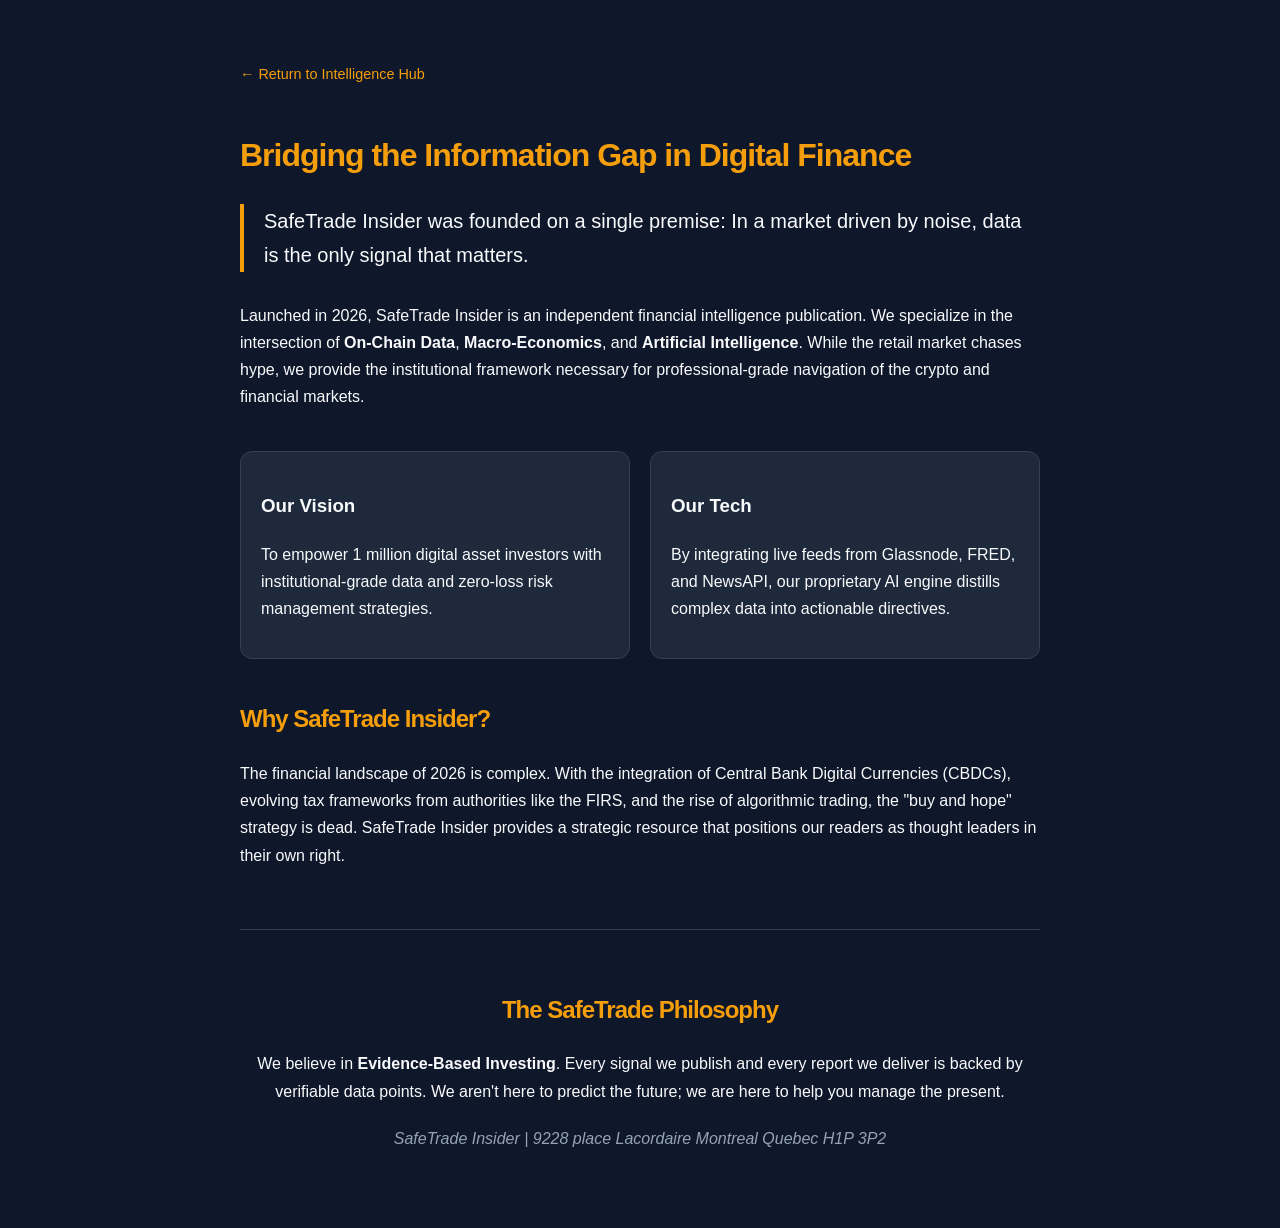
<file: about.html>
<!DOCTYPE html>
<html lang="en">
<head>
    <meta charset="UTF-8">
    <meta name="viewport" content="width=device-width, initial-scale=1.0">
    <title>About Us | SafeTrade Insider Intelligence</title>
    <style>
        :root {
            --bg: #0f172a;
            --card: #1e293b;
            --accent: #f59e0b;
            --text-main: #f8fafc;
            --text-dim: #94a3b8;
        }
        body { font-family: 'Inter', sans-serif; background: var(--bg); color: var(--text-main); margin: 0; line-height: 1.7; }
        .container { max-width: 800px; margin: 0 auto; padding: 60px 20px; }
        h1, h2 { color: var(--accent); letter-spacing: -1px; }
        .lead { font-size: 1.25rem; color: var(--text-main); margin-bottom: 30px; border-left: 4px solid var(--accent); padding-left: 20px; }
        .mission-grid { display: grid; grid-template-columns: 1fr 1fr; gap: 20px; margin: 40px 0; }
        .mission-item { background: var(--card); padding: 20px; border-radius: 12px; border: 1px solid #334155; }
        .back-link { display: inline-block; margin-bottom: 20px; color: var(--accent); text-decoration: none; font-size: 0.9rem; }
        .profile-section { text-align: center; margin-top: 60px; padding-top: 40px; border-top: 1px solid #334155; }
    </style>
</head>
<body>
    <div class="container">
        <a href="index.html" class="back-link">← Return to Intelligence Hub</a>
        
        <h1>Bridging the Information Gap in Digital Finance</h1>
        <p class="lead">SafeTrade Insider was founded on a single premise: In a market driven by noise, data is the only signal that matters.</p>
        
        <p>Launched in 2026, SafeTrade Insider is an independent financial intelligence publication. We specialize in the intersection of <strong>On-Chain Data</strong>, <strong>Macro-Economics</strong>, and <strong>Artificial Intelligence</strong>. While the retail market chases hype, we provide the institutional framework necessary for professional-grade navigation of the crypto and financial markets.</p>

        <div class="mission-grid">
            <div class="mission-item">
                <h3>Our Vision</h3>
                <p>To empower 1 million digital asset investors with institutional-grade data and zero-loss risk management strategies.</p>
            </div>
            <div class="mission-item">
                <h3>Our Tech</h3>
                <p>By integrating live feeds from Glassnode, FRED, and NewsAPI, our proprietary AI engine distills complex data into actionable directives.</p>
            </div>
        </div>

        <h2>Why SafeTrade Insider?</h2>
        <p>The financial landscape of 2026 is complex. With the integration of Central Bank Digital Currencies (CBDCs), evolving tax frameworks from authorities like the FIRS, and the rise of algorithmic trading, the "buy and hope" strategy is dead. SafeTrade Insider provides a strategic resource that positions our readers as thought leaders in their own right.</p>

        <div class="profile-section">
            <h2>The SafeTrade Philosophy</h2>
            <p>We believe in <strong>Evidence-Based Investing</strong>. Every signal we publish and every report we deliver is backed by verifiable data points. We aren't here to predict the future; we are here to help you manage the present.</p>
            <p style="font-style: italic; color: var(--text-dim); margin-top: 20px;">SafeTrade Insider | 9228 place Lacordaire Montreal Quebec H1P 3P2</p>
        </div>
    </div>
</body>
</html>
</file>
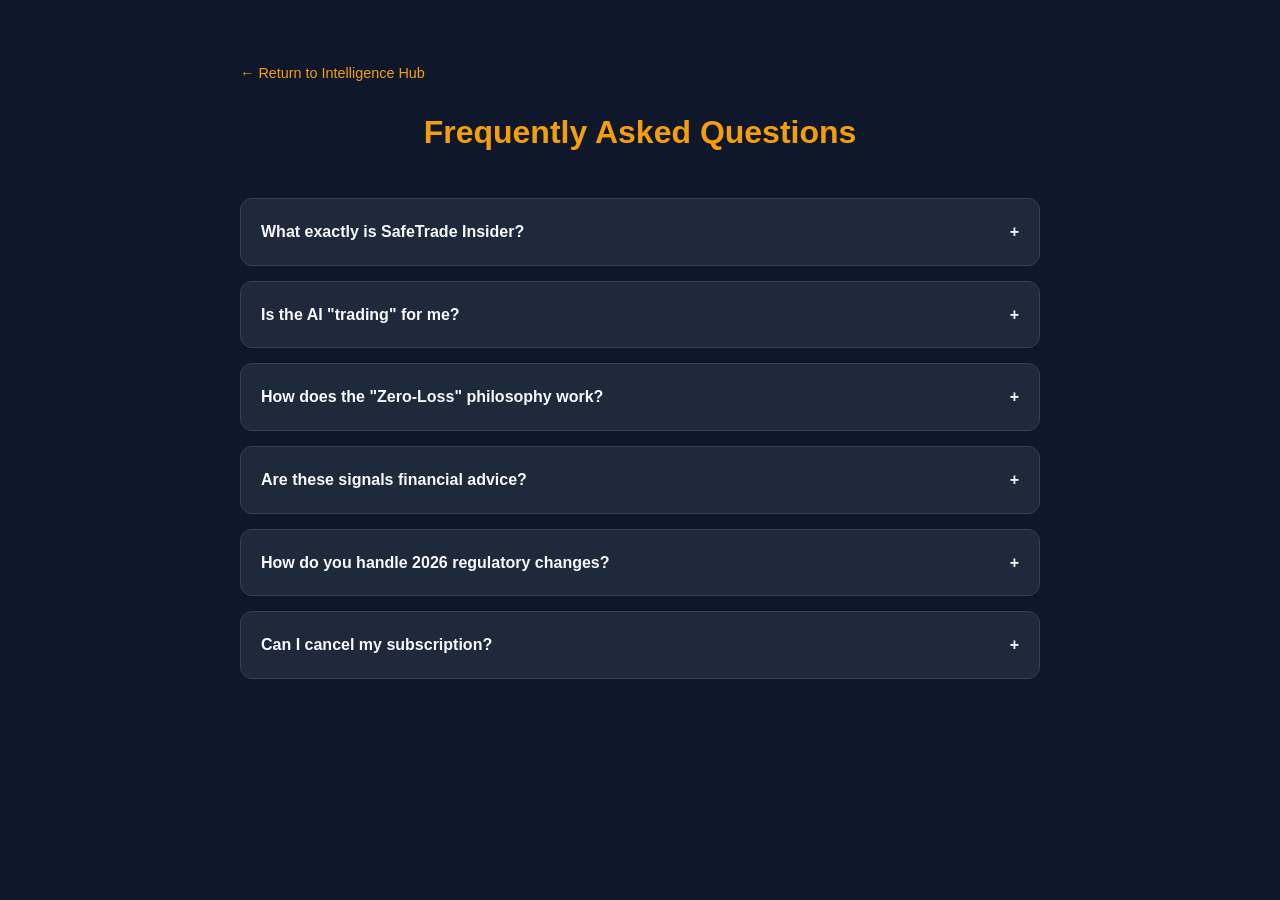
<file: faq.html>
<!DOCTYPE html>
<html lang="en">
<head>
    <meta charset="UTF-8">
    <meta name="viewport" content="width=device-width, initial-scale=1.0">
    <title>FAQ | SafeTrade Insider Intelligence</title>
    <style>
        :root {
            --bg: #0f172a;
            --card: #1e293b;
            --accent: #f59e0b;
            --text-main: #f8fafc;
            --text-dim: #94a3b8;
        }
        body { font-family: 'Inter', sans-serif; background: var(--bg); color: var(--text-main); margin: 0; line-height: 1.6; }
        .container { max-width: 800px; margin: 0 auto; padding: 60px 20px; }
        h1 { color: var(--accent); margin-bottom: 40px; text-align: center; }
        .faq-item { background: var(--card); border: 1px solid #334155; border-radius: 12px; margin-bottom: 15px; overflow: hidden; }
        .faq-question { padding: 20px; font-weight: bold; cursor: pointer; display: flex; justify-content: space-between; align-items: center; transition: background 0.3s; }
        .faq-question:hover { background: #2d3a4f; }
        .faq-answer { padding: 0 20px 20px 20px; color: var(--text-dim); font-size: 0.95rem; display: none; }
        .faq-item.active .faq-answer { display: block; border-top: 1px solid #334155; padding-top: 15px; }
        .back-link { color: var(--accent); text-decoration: none; font-size: 0.9rem; }
    </style>
</head>
<body>
    <div class="container">
        <a href="index.html" class="back-link">← Return to Intelligence Hub</a>
        <h1>Frequently Asked Questions</h1>

        <div class="faq-item">
            <div class="faq-question">What exactly is SafeTrade Insider? <span>+</span></div>
            <div class="faq-answer">SafeTrade Insider is an autonomous financial intelligence platform. We use an integrated AI engine to synthesize global macro data (FRED), on-chain movements (Glassnode/CoinGecko), and real-time sentiment to provide institutional-grade market directives for retail and professional investors.</div>
        </div>

        <div class="faq-item">
            <div class="faq-question">Is the AI "trading" for me? <span>+</span></div>
            <div class="faq-answer">No. SafeTrade Insider is an <strong>educational and informational service</strong>. We provide intelligence and directives, but we never take custody of your funds or execute trades on your behalf. You maintain 100% control of your assets.</div>
        </div>

        <div class="faq-item">
            <div class="faq-question">How does the "Zero-Loss" philosophy work? <span>+</span></div>
            <div class="faq-answer">The "Zero-Loss" mindset isn't a guarantee that every trade wins; it's a commitment to <strong>capital preservation</strong>. Our signals prioritize risk-adjusted returns, using macro data to identify when to sit in "Cash/Stables" to avoid major market drawdowns.</div>
        </div>

        <div class="faq-item">
            <div class="faq-question">Are these signals financial advice? <span>+</span></div>
            <div class="faq-answer">Absolutely not. All content is for informational purposes only. Digital assets are highly volatile. You should always consult with a certified financial advisor before making investment decisions in the 2026 market.</div>
        </div>

        <div class="faq-item">
            <div class="faq-question">How do you handle 2026 regulatory changes? <span>+</span></div>
            <div class="faq-answer">We monitor the latest SEC, CFTC, and FIRS (Nigeria) frameworks. Our AI is programmed to weight regulatory news heavily, ensuring our readers are never blindsided by "enforcement-by-regulation" events.</div>
        </div>

        <div class="faq-item">
            <div class="faq-question">Can I cancel my subscription? <span>+</span></div>
            <div class="faq-answer">Yes. You can unsubscribe at any time using the link at the bottom of every email. Your data will be purged from our active sender list within 24 hours.</div>
        </div>

    </div>

    <script>
        document.querySelectorAll('.faq-question').forEach(item => {
            item.addEventListener('click', () => {
                const parent = item.parentElement;
                parent.classList.toggle('active');
                item.querySelector('span').innerText = parent.classList.contains('active') ? '-' : '+';
            });
        });
    </script>
</body>
</html>
</file>
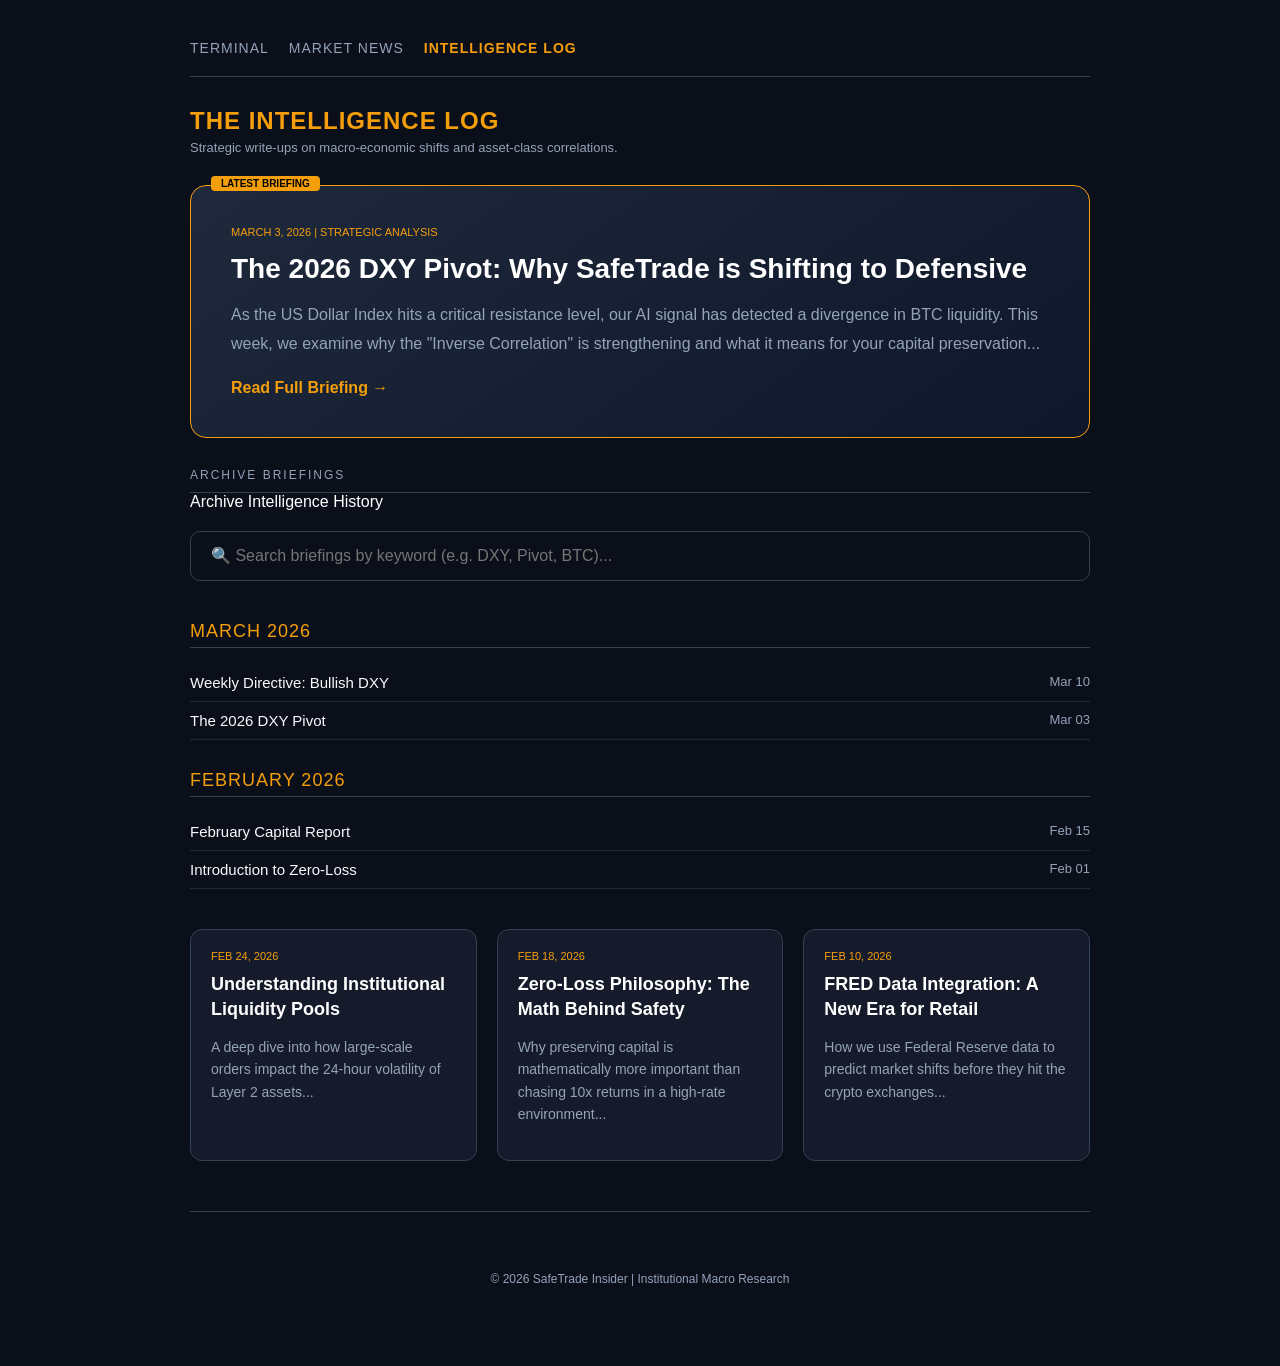
<file: intelligence-log.html>
<!DOCTYPE html>
<html lang="en">
<head>
    <meta charset="UTF-8">
    <meta name="viewport" content="width=device-width, initial-scale=1.0">
    <title>Intelligence Log | SafeTrade Insider Macro Analysis</title>
    <style>
        :root {
            --bg: #0b0f1a;
            --card-bg: #161b2b;
            --accent: #f59e0b;
            --text-main: #ffffff;
            --text-dim: #94a3b8;
            --border: #334155;
        }

        body {
            font-family: 'Inter', sans-serif;
            background-color: var(--bg);
            color: var(--text-main);
            margin: 0;
            padding: 20px;
        }

        .container { max-width: 900px; margin: 0 auto; }

        /* Navigation Menu */
        nav { display: flex; gap: 20px; padding: 20px 0; border-bottom: 1px solid var(--border); margin-bottom: 30px; }
        nav a { color: var(--text-dim); text-decoration: none; font-size: 14px; text-transform: uppercase; letter-spacing: 1px; }
        nav a:hover, nav a.active { color: var(--accent); font-weight: bold; }

        .header h1 { font-size: 24px; color: var(--accent); margin: 0; letter-spacing: 1px; }
        .header p { color: var(--text-dim); font-size: 13px; margin-top: 5px; }

        /* Featured Article Highlight */
        .featured-post {
            background: linear-gradient(145deg, #1e293b, #0f172a);
            border: 1px solid var(--accent);
            border-radius: 16px;
            padding: 40px;
            margin: 30px 0;
            position: relative;
        }
        .featured-post::before { content: "LATEST BRIEFING"; position: absolute; top: -10px; left: 20px; background: var(--accent); color: #000; padding: 2px 10px; font-size: 10px; font-weight: bold; border-radius: 4px; }

        /* Archive Grid */
        .log-grid { display: grid; grid-template-columns: repeat(auto-fit, minmax(280px, 1fr)); gap: 20px; margin-top: 40px; }
        .log-card {
            background: var(--card-bg);
            border: 1px solid var(--border);
            border-radius: 12px;
            padding: 20px;
            transition: 0.3s;
            cursor: pointer;
            text-decoration: none;
            display: block;
        }
        .log-card:hover { border-color: var(--accent); transform: translateY(-3px); }
        .log-date { font-size: 11px; color: var(--accent); text-transform: uppercase; margin-bottom: 10px; display: block; }
        .log-title { font-size: 18px; color: #fff; margin: 0 0 10px 0; line-height: 1.4; }
        .log-excerpt { font-size: 14px; color: var(--text-dim); line-height: 1.6; }

/* Archive Styles */
.archive-month-group { margin-bottom: 30px; }
.month-title { 
    font-size: 18px; 
    color: var(--accent); 
    border-bottom: 1px solid #334155; 
    padding-bottom: 5px; 
    margin-bottom: 15px;
    text-transform: uppercase;
    letter-spacing: 1px;
}
.archive-list { list-style: none; padding: 0; }
.archive-item { 
    display: flex; 
    justify-content: space-between; 
    padding: 10px 0; 
    border-bottom: 1px solid #1e293b; 
}
.archive-item a { color: #f8fafc; text-decoration: none; font-size: 15px; }
.archive-item a:hover { color: var(--accent); }
.archive-date { color: var(--text-dim); font-size: 13px; }

/* Search Bar Styling */
.archive-search-wrapper {
    margin: 20px 0 40px 0;
    position: relative;
}

#archive-search {
    width: 100%;
    background: #0b0f1a;
    border: 1px solid #334155;
    padding: 15px 20px;
    border-radius: 10px;
    color: white;
    font-size: 16px;
    outline: none;
    transition: 0.3s;
    box-sizing: border-box;
}

#archive-search:focus {
    border-color: var(--accent);
    box-shadow: 0 0 15px rgba(245, 158, 11, 0.1);
}

.no-results-msg {
    display: none;
    text-align: center;
    color: var(--text-dim);
    padding: 40px;
    font-style: italic;
}

        footer { text-align: center; padding: 60px; color: var(--text-dim); font-size: 12px; border-top: 1px solid var(--border); margin-top: 50px; }
    </style>
</head>
<body>

<div class="container">
    <nav>
        <a href="index.html">Terminal</a>
        <a href="news.html">Market News</a>
        <a href="intelligence-log.html" class="active">Intelligence Log</a>
    </nav>

    <div class="header">
        <h1>THE INTELLIGENCE LOG</h1>
        <p>Strategic write-ups on macro-economic shifts and asset-class correlations.</p>
    </div>

    <a href="posts/dxy-mar-03-2026.html" style="text-decoration: none; color: inherit;">
        <div class="featured-post">
            <span class="log-date">March 3, 2026 | Strategic Analysis</span>
            <h2 style="font-size: 28px; margin: 15px 0;">The 2026 DXY Pivot: Why SafeTrade is Shifting to Defensive</h2>
            <p style="color: var(--text-dim); font-size: 16px; line-height: 1.8;">As the US Dollar Index hits a critical resistance level, our AI signal has detected a divergence in BTC liquidity. This week, we examine why the "Inverse Correlation" is strengthening and what it means for your capital preservation...</p>
            <div style="margin-top: 20px; color: var(--accent); font-weight: bold;">Read Full Briefing →</div>
        </div>
    </a>

    <div class="section-title" style="color: var(--text-dim); font-size: 12px; text-transform: uppercase; letter-spacing: 2px; border-bottom: 1px solid var(--border); padding-bottom: 10px;">Archive Briefings</div>
    <section class="section">
    <div class="section-title"><span class="tag">Archive</span> Intelligence History</div>
    
    <div class="archive-search-wrapper">
        <input type="text" id="archive-search" placeholder="🔍 Search briefings by keyword (e.g. DXY, Pivot, BTC)...">
    </div>

    <div id="monthly-archive-container">
        <div id="no-results" class="no-results-msg">No intelligence logs found matching your criteria.</div>
        
        <ul id="raw-archive-data" style="display:none;">
            <li data-date="2026-03-10"><a href="posts/directive-march-10.html">Weekly Directive: Bullish DXY</a></li>
            <li data-date="2026-03-03"><a href="posts/dxy-pivot-2026.html">The 2026 DXY Pivot</a></li>
            <li data-date="2026-02-15"><a href="#">February Capital Report</a></li>
        </ul>
        
        <div id="sorted-archive-display"></div>
    </div>
</section>
    <div id="monthly-archive-container">
        <ul id="raw-archive-data" style="display:none;">
            <li data-date="2026-02-01"><a href="#">Introduction to Zero-Loss</a></li>
        </ul>
        
        <div id="sorted-archive-display"></div>
    </div>
</section>

    <div class="log-grid">
        <a href="#" class="log-card">
            <span class="log-date">Feb 24, 2026</span>
            <h3 class="log-title">Understanding Institutional Liquidity Pools</h3>
            <p class="log-excerpt">A deep dive into how large-scale orders impact the 24-hour volatility of Layer 2 assets...</p>
        </a>

        <a href="#" class="log-card">
            <span class="log-date">Feb 18, 2026</span>
            <h3 class="log-title">Zero-Loss Philosophy: The Math Behind Safety</h3>
            <p class="log-excerpt">Why preserving capital is mathematically more important than chasing 10x returns in a high-rate environment...</p>
        </a>

        <a href="#" class="log-card">
            <span class="log-date">Feb 10, 2026</span>
            <h3 class="log-title">FRED Data Integration: A New Era for Retail</h3>
            <p class="log-excerpt">How we use Federal Reserve data to predict market shifts before they hit the crypto exchanges...</p>
        </a>
    </div>

    <footer>
        &copy; 2026 SafeTrade Insider | Institutional Macro Research
    </footer>
</div>

<script>
document.addEventListener("DOMContentLoaded", function() {
    const rawData = document.querySelectorAll("#raw-archive-data li");
    const displayArea = document.getElementById("sorted-archive-display");
    const groups = {};

    // 1. Group the items by Month/Year
    rawData.forEach(item => {
        const dateStr = item.getAttribute("data-date");
        const dateObj = new Date(dateStr);
        const monthYear = dateObj.toLocaleString('default', { month: 'long', year: 'numeric' });
        
        if (!groups[monthYear]) {
            groups[monthYear] = [];
        }
        groups[monthYear].push({
            html: item.querySelector("a").outerHTML,
            date: dateObj.toLocaleDateString('default', { day: '2-digit', month: 'short' })
        });
    });

    // 2. Sort months (newest first) and display
    Object.keys(groups).sort((a, b) => new Date(b) - new Date(a)).forEach(month => {
        let monthHtml = `<div class="archive-month-group">
            <div class="month-title">${month}</div>
            <ul class="archive-list">`;
        
        groups[month].forEach(post => {
            monthHtml += `
                <li class="archive-item">
                    ${post.html}
                    <span class="archive-date">${post.date}</span>
                </li>`;
        });

        monthHtml += `</ul></div>`;
        displayArea.innerHTML += monthHtml;
    });
});
</script>

</body>
</html>
</file>
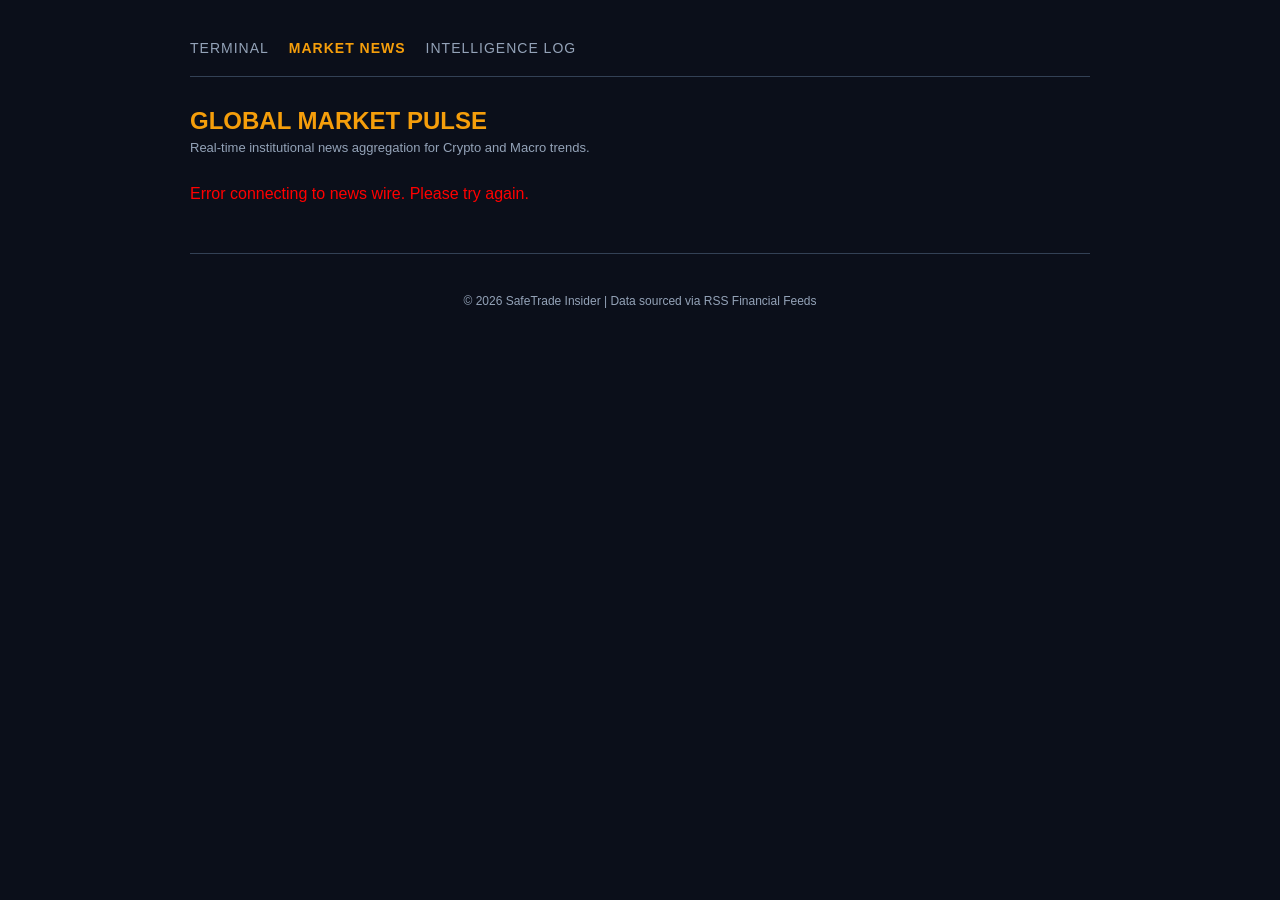
<file: news.html>
<!DOCTYPE html>
<html lang="en">
<head>
    <script async src="https://pagead2.googlesyndication.com/pagead/js/adsbygoogle.js?client=ca-pub-4498877948935236" crossorigin="anonymous"></script>
    <meta charset="UTF-8">
    <meta name="viewport" content="width=device-width, initial-scale=1.0">
    <title>Market News | SafeTrade Insider Intelligence</title>
    <style>
        :root {
            --bg: #0b0f1a;
            --card-bg: #161b2b;
            --accent: #f59e0b;
            --text-main: #ffffff;
            --text-dim: #94a3b8;
            --border: #334155;
        }

        body {
            font-family: 'Inter', sans-serif;
            background-color: var(--bg);
            color: var(--text-main);
            margin: 0;
            padding: 20px;
        }

        .container { max-width: 900px; margin: 0 auto; }

        /* Navigation Menu */
        nav { display: flex; gap: 20px; padding: 20px 0; border-bottom: 1px solid var(--border); margin-bottom: 30px; }
        nav a { color: var(--text-dim); text-decoration: none; font-size: 14px; text-transform: uppercase; letter-spacing: 1px; }
        nav a:hover, nav a.active { color: var(--accent); font-weight: bold; }

        .header h1 { font-size: 24px; color: var(--accent); margin: 0; }
        .header p { color: var(--text-dim); font-size: 13px; margin-top: 5px; }

        /* News Feed Styling */
        #news-feed { margin-top: 30px; }
        .news-item {
            background: var(--card-bg);
            border: 1px solid var(--border);
            border-radius: 12px;
            padding: 20px;
            margin-bottom: 15px;
            transition: 0.3s;
        }
        .news-item:hover { border-color: var(--accent); transform: translateY(-2px); }
        .news-title { font-size: 18px; color: var(--text-main); text-decoration: none; font-weight: bold; display: block; margin-bottom: 8px; }
        .news-meta { font-size: 11px; color: var(--accent); text-transform: uppercase; letter-spacing: 1px; }
        .news-snippet { font-size: 14px; color: var(--text-dim); margin-top: 10px; line-height: 1.5; }

        footer { text-align: center; padding: 40px; color: var(--text-dim); font-size: 12px; border-top: 1px solid var(--border); margin-top: 50px; }
    </style>
</head>
<body>

<div class="container">
    <nav>
        <a href="index.html">Terminal</a>
        <a href="news.html" class="active">Market News</a>
        <a href="intelligence-log.html">Intelligence Log</a>
    </nav>

    <div class="header">
        <h1>GLOBAL MARKET PULSE</h1>
        <p>Real-time institutional news aggregation for Crypto and Macro trends.</p>
    </div>

    <div id="news-feed">
        <p style="color: var(--text-dim);">Scanning news wires...</p>
    </div>

    <footer>
        &copy; 2026 SafeTrade Insider | Data sourced via RSS Financial Feeds
    </footer>
</div>

<script>
    async function fetchNews() {
        const feedUrl = 'https://www.coindesk.com/arc/outboundfeeds/rss/'; // You can change this to any RSS link
        const proxyUrl = 'https://api.rss2json.com/v1/api.json?rss_url=' + encodeURIComponent(feedUrl);

        try {
            const response = await fetch(proxyUrl);
            const data = await response.json();
            const container = document.getElementById('news-feed');
            container.innerHTML = '';

            data.items.forEach(item => {
                const newsItem = `
                    <div class="news-item">
                        <div class="news-meta">${new Date(item.pubDate).toLocaleDateString()} | Global Wire</div>
                        <a href="${item.link}" target="_blank" class="news-title">${item.title}</a>
                        <div class="news-snippet">${item.description.substring(0, 150)}...</div>
                    </div>
                `;
                container.innerHTML += newsItem;
            });
        } catch (error) {
            document.getElementById('news-feed').innerHTML = '<p style="color:red;">Error connecting to news wire. Please try again.</p>';
        }
    }

    fetchNews();
</script>

</body>
</html>
</file>
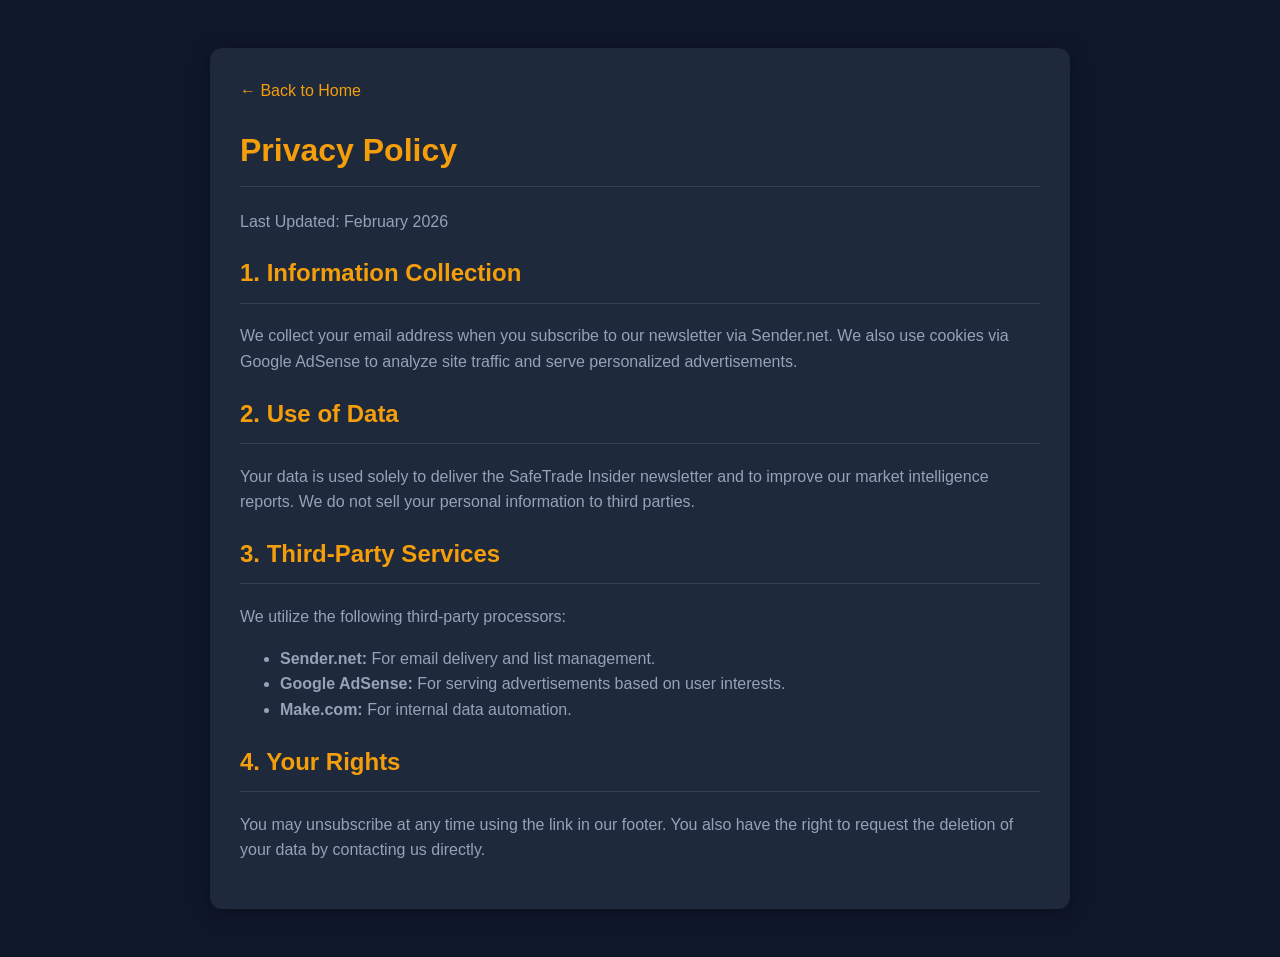
<file: privacy.html>
<!DOCTYPE html>
<html lang="en">
<head>
    <meta charset="UTF-8">
    <meta name="viewport" content="width=device-width, initial-scale=1.0">
    <title>Privacy Policy | SafeTrade Insider</title>
    <style>
        body { font-family: 'Inter', sans-serif; background-color: #0f172a; color: #94a3b8; line-height: 1.6; padding: 40px 10%; }
        h1, h2 { color: #f59e0b; border-bottom: 1px solid #334155; padding-bottom: 10px; }
        .container { max-width: 800px; margin: 0 auto; background: #1e293b; padding: 30px; border-radius: 12px; box-shadow: 0 4px 20px rgba(0,0,0,0.3); }
        a { color: #f59e0b; text-decoration: none; }
    </style>
</head>
<body>
    <div class="container">
        <a href="index.html">← Back to Home</a>
        <h1>Privacy Policy</h1>
        <p>Last Updated: February 2026</p>
        
        <h2>1. Information Collection</h2>
        <p>We collect your email address when you subscribe to our newsletter via Sender.net. We also use cookies via Google AdSense to analyze site traffic and serve personalized advertisements.</p>
        
        <h2>2. Use of Data</h2>
        <p>Your data is used solely to deliver the SafeTrade Insider newsletter and to improve our market intelligence reports. We do not sell your personal information to third parties.</p>
        
        <h2>3. Third-Party Services</h2>
        <p>We utilize the following third-party processors:</p>
        <ul>
            <li><strong>Sender.net:</strong> For email delivery and list management.</li>
            <li><strong>Google AdSense:</strong> For serving advertisements based on user interests.</li>
            <li><strong>Make.com:</strong> For internal data automation.</li>
        </ul>
        
        <h2>4. Your Rights</h2>
        <p>You may unsubscribe at any time using the link in our footer. You also have the right to request the deletion of your data by contacting us directly.</p>
    </div>
</body>
</html>
</file>
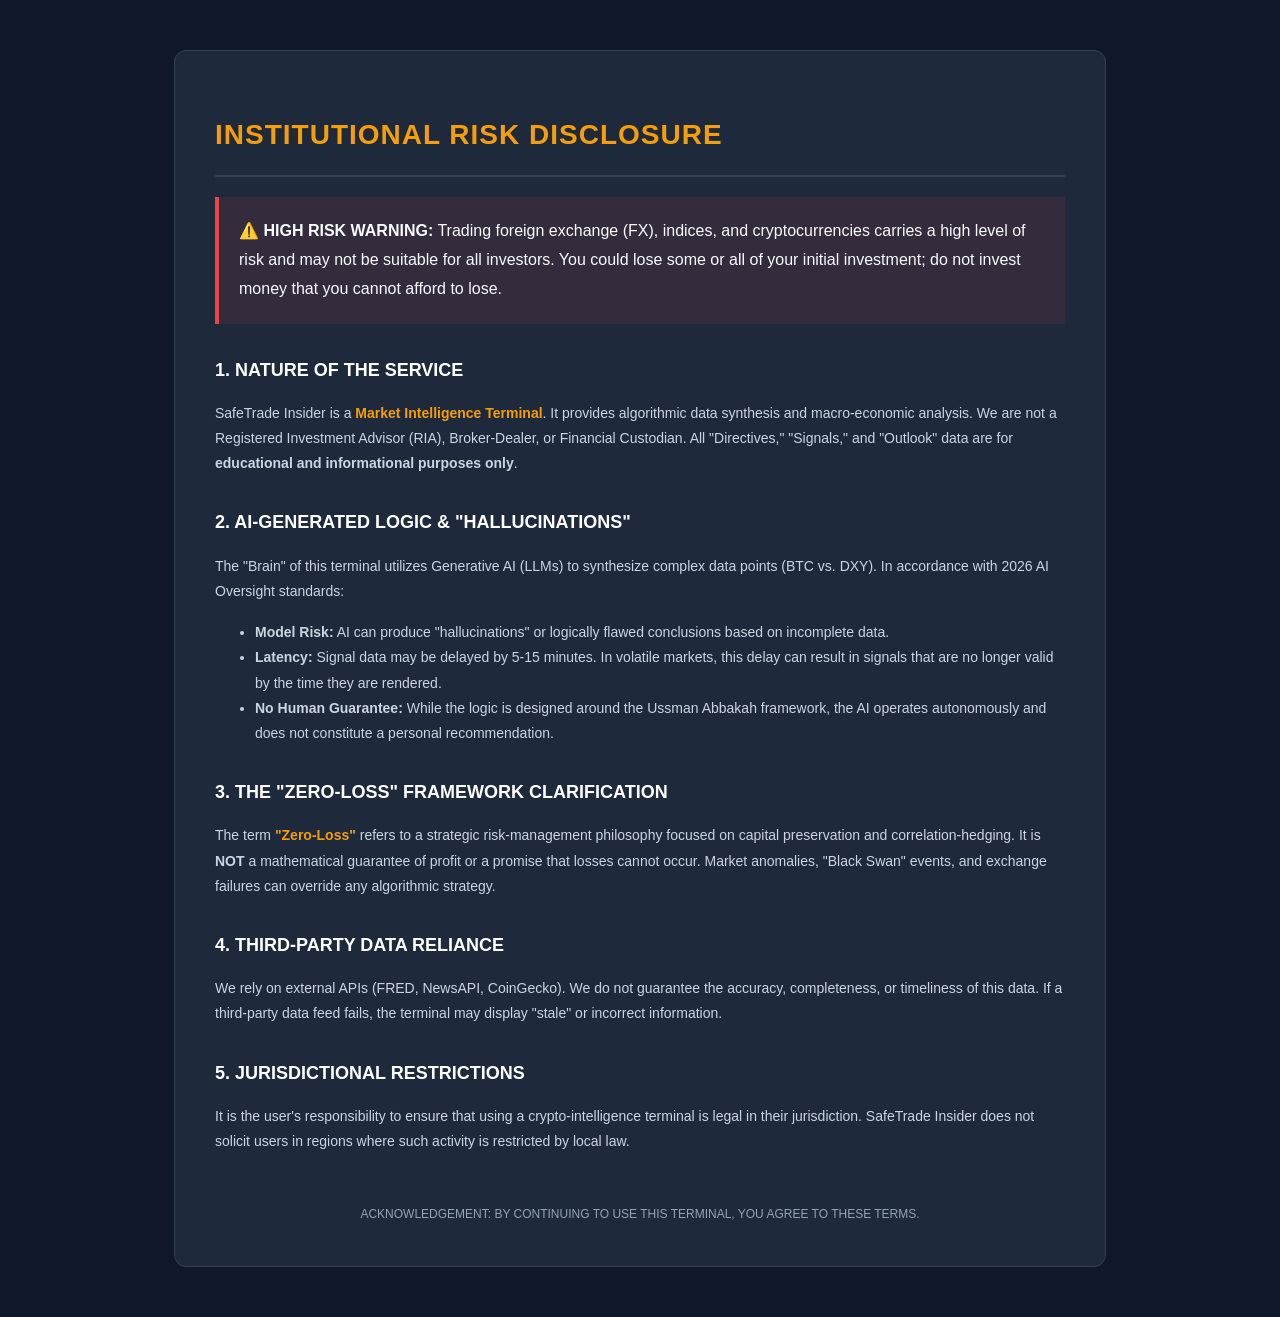
<file: risk-disclosure.html>
<!DOCTYPE html>
<html lang="en">
<head>
    <meta charset="UTF-8">
    <meta name="viewport" content="width=device-width, initial-scale=1.0">
    <title>Risk Disclosure | SafeTrade Insider</title>
    <style>
        body { background-color: #0f172a; color: #cbd5e1; font-family: 'Inter', sans-serif; line-height: 1.8; }
        .wrapper { max-width: 850px; margin: 50px auto; padding: 40px; background: #1e293b; border-radius: 12px; border: 1px solid #334155; }
        h1 { color: #f59e0b; font-size: 28px; text-transform: uppercase; letter-spacing: 1px; border-bottom: 2px solid #334155; padding-bottom: 15px; }
        h2 { color: #fff; font-size: 18px; margin-top: 30px; text-transform: uppercase; }
        p, li { font-size: 14px; }
        .alert-box { background: rgba(239, 68, 68, 0.1); border-left: 4px solid #ef4444; padding: 20px; margin: 20px 0; color: #f8fafc; }
        .highlight { color: #f59e0b; font-weight: bold; }
        .footer-link { display: block; text-align: center; margin-top: 50px; color: #94a3b8; text-decoration: none; font-size: 12px; }
        .footer-link:hover { color: #fff; }
    </style>
</head>
<body>

<div class="wrapper">
    <h1>Institutional Risk Disclosure</h1>
    
    <div class="alert-box">
        <strong>⚠️ HIGH RISK WARNING:</strong> Trading foreign exchange (FX), indices, and cryptocurrencies carries a high level of risk and may not be suitable for all investors. You could lose some or all of your initial investment; do not invest money that you cannot afford to lose.
    </div>

    <section>
        <h2>1. Nature of the Service</h2>
        <p>SafeTrade Insider is a <span class="highlight">Market Intelligence Terminal</span>. It provides algorithmic data synthesis and macro-economic analysis. We are not a Registered Investment Advisor (RIA), Broker-Dealer, or Financial Custodian. All "Directives," "Signals," and "Outlook" data are for <strong>educational and informational purposes only</strong>.</p>
    </section>

    <section>
        <h2>2. AI-Generated Logic & "Hallucinations"</h2>
        <p>The "Brain" of this terminal utilizes Generative AI (LLMs) to synthesize complex data points (BTC vs. DXY). In accordance with 2026 AI Oversight standards:</p>
        <ul>
            <li><strong>Model Risk:</strong> AI can produce "hallucinations" or logically flawed conclusions based on incomplete data.</li>
            <li><strong>Latency:</strong> Signal data may be delayed by 5-15 minutes. In volatile markets, this delay can result in signals that are no longer valid by the time they are rendered.</li>
            <li><strong>No Human Guarantee:</strong> While the logic is designed around the Ussman Abbakah framework, the AI operates autonomously and does not constitute a personal recommendation.</li>
        </ul>
    </section>

    <section>
        <h2>3. The "Zero-Loss" Framework Clarification</h2>
        <p>The term <span class="highlight">"Zero-Loss"</span> refers to a strategic risk-management philosophy focused on capital preservation and correlation-hedging. It is <strong>NOT</strong> a mathematical guarantee of profit or a promise that losses cannot occur. Market anomalies, "Black Swan" events, and exchange failures can override any algorithmic strategy.</p>
    </section>

    <section>
        <h2>4. Third-Party Data Reliance</h2>
        <p>We rely on external APIs (FRED, NewsAPI, CoinGecko). We do not guarantee the accuracy, completeness, or timeliness of this data. If a third-party data feed fails, the terminal may display "stale" or incorrect information.</p>
    </section>

    <section>
        <h2>5. Jurisdictional Restrictions</h2>
        <p>It is the user's responsibility to ensure that using a crypto-intelligence terminal is legal in their jurisdiction. SafeTrade Insider does not solicit users in regions where such activity is restricted by local law.</p>
    </section>

    <a href="index.html" class="footer-link">ACKNOWLEDGEMENT: BY CONTINUING TO USE THIS TERMINAL, YOU AGREE TO THESE TERMS.</a>
</div>

</body>
</html>
</file>
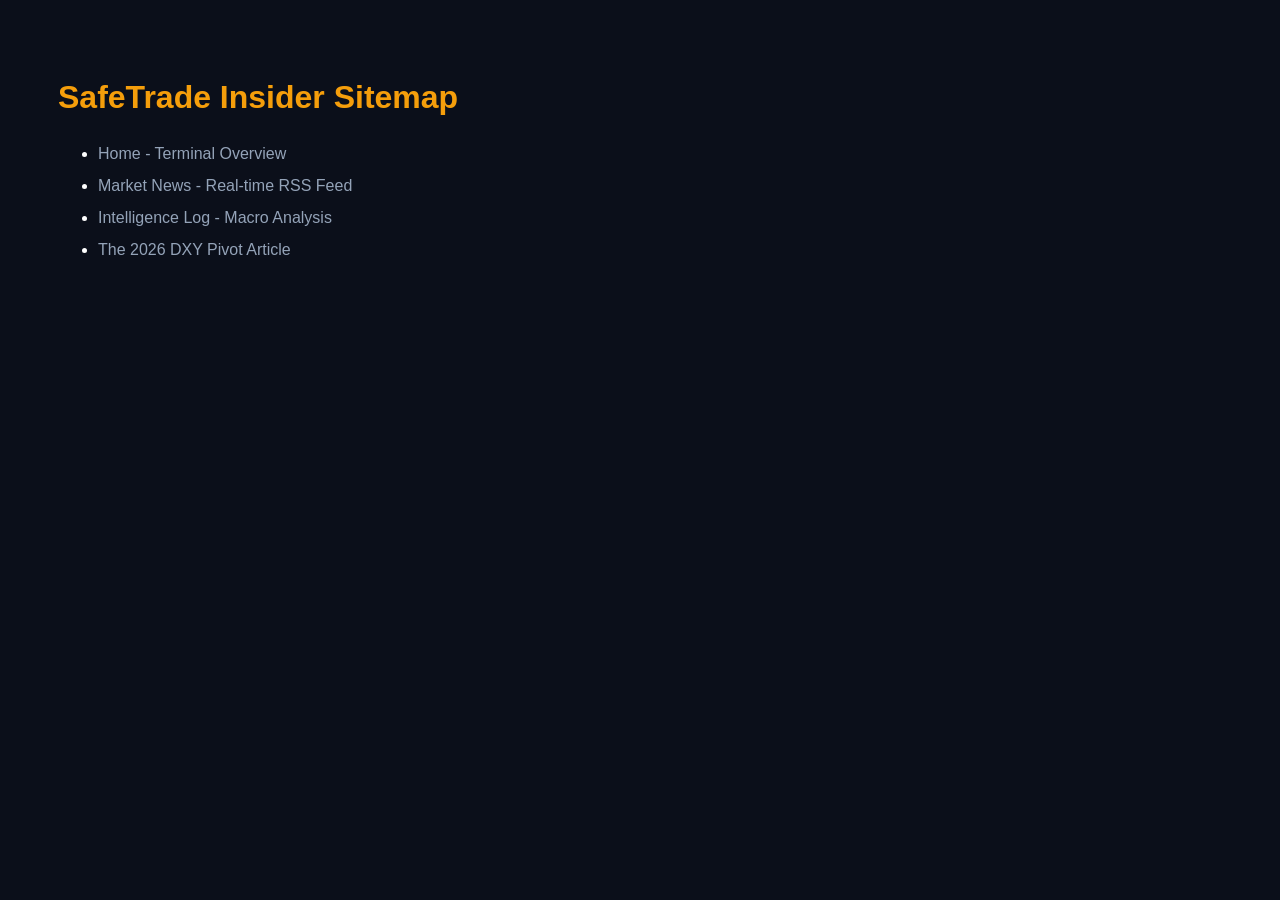
<file: site-sitemap.html>
<!DOCTYPE html>
<html lang="en">
<head>
    <meta charset="UTF-8">
    <title>Site Map | SafeTrade Insider</title>
    <style>
        body { background: #0b0f1a; color: #fff; font-family: sans-serif; padding: 50px; }
        h1 { color: #f59e0b; }
        ul { line-height: 2; }
        a { color: #94a3b8; text-decoration: none; }
        a:hover { color: #fff; text-decoration: underline; }
    </style>
</head>
<body>
    <h1>SafeTrade Insider Sitemap</h1>
    <ul>
        <li><a href="index.html">Home - Terminal Overview</a></li>
        <li><a href="news.html">Market News - Real-time RSS Feed</a></li>
        <li><a href="intelligence-log.html">Intelligence Log - Macro Analysis</a></li>
        <li><a href="posts/dxy-pivot-2026.html">The 2026 DXY Pivot Article</a></li>
    </ul>
</body>
</html>
</file>
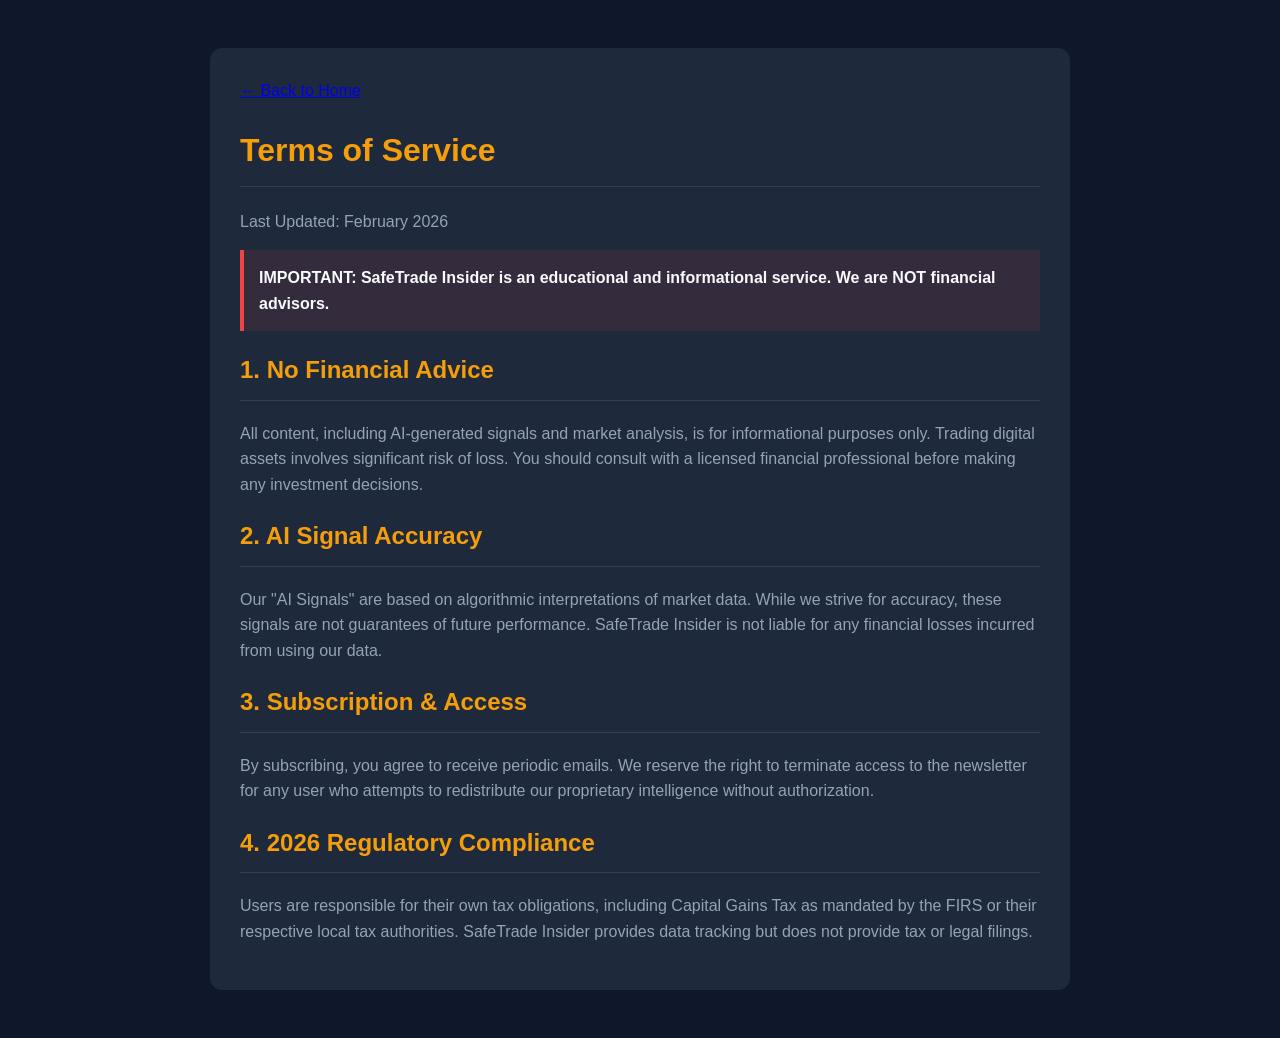
<file: terms.html>
﻿<!DOCTYPE html>
<html lang="en">
<head>
    <meta charset="UTF-8">
    <meta name="viewport" content="width=device-width, initial-scale=1.0">
    <title>Terms of Service | SafeTrade Insider</title>
    <style>
        body { font-family: 'Inter', sans-serif; background-color: #0f172a; color: #94a3b8; line-height: 1.6; padding: 40px 10%; }
        h1, h2 { color: #f59e0b; border-bottom: 1px solid #334155; padding-bottom: 10px; }
        .container { max-width: 800px; margin: 0 auto; background: #1e293b; padding: 30px; border-radius: 12px; }
        .disclaimer { background: rgba(239, 68, 68, 0.1); border-left: 4px solid #ef4444; padding: 15px; color: #f8fafc; font-weight: bold; }
    </style>
</head>
<body>
    <div class="container">
        <a href="index.html">← Back to Home</a>
        <h1>Terms of Service</h1>
        <p>Last Updated: February 2026</p>
        
        <div class="disclaimer">
            IMPORTANT: SafeTrade Insider is an educational and informational service. We are NOT financial advisors.
        </div>

        <h2>1. No Financial Advice</h2>
        <p>All content, including AI-generated signals and market analysis, is for informational purposes only. Trading digital assets involves significant risk of loss. You should consult with a licensed financial professional before making any investment decisions.</p>
        
        <h2>2. AI Signal Accuracy</h2>
        <p>Our "AI Signals" are based on algorithmic interpretations of market data. While we strive for accuracy, these signals are not guarantees of future performance. SafeTrade Insider is not liable for any financial losses incurred from using our data.</p>
        
        <h2>3. Subscription & Access</h2>
        <p>By subscribing, you agree to receive periodic emails. We reserve the right to terminate access to the newsletter for any user who attempts to redistribute our proprietary intelligence without authorization.</p>
        
        <h2>4. 2026 Regulatory Compliance</h2>
        <p>Users are responsible for their own tax obligations, including Capital Gains Tax as mandated by the FIRS or their respective local tax authorities. SafeTrade Insider provides data tracking but does not provide tax or legal filings.</p>
    </div>
</body>
</html>
</file>
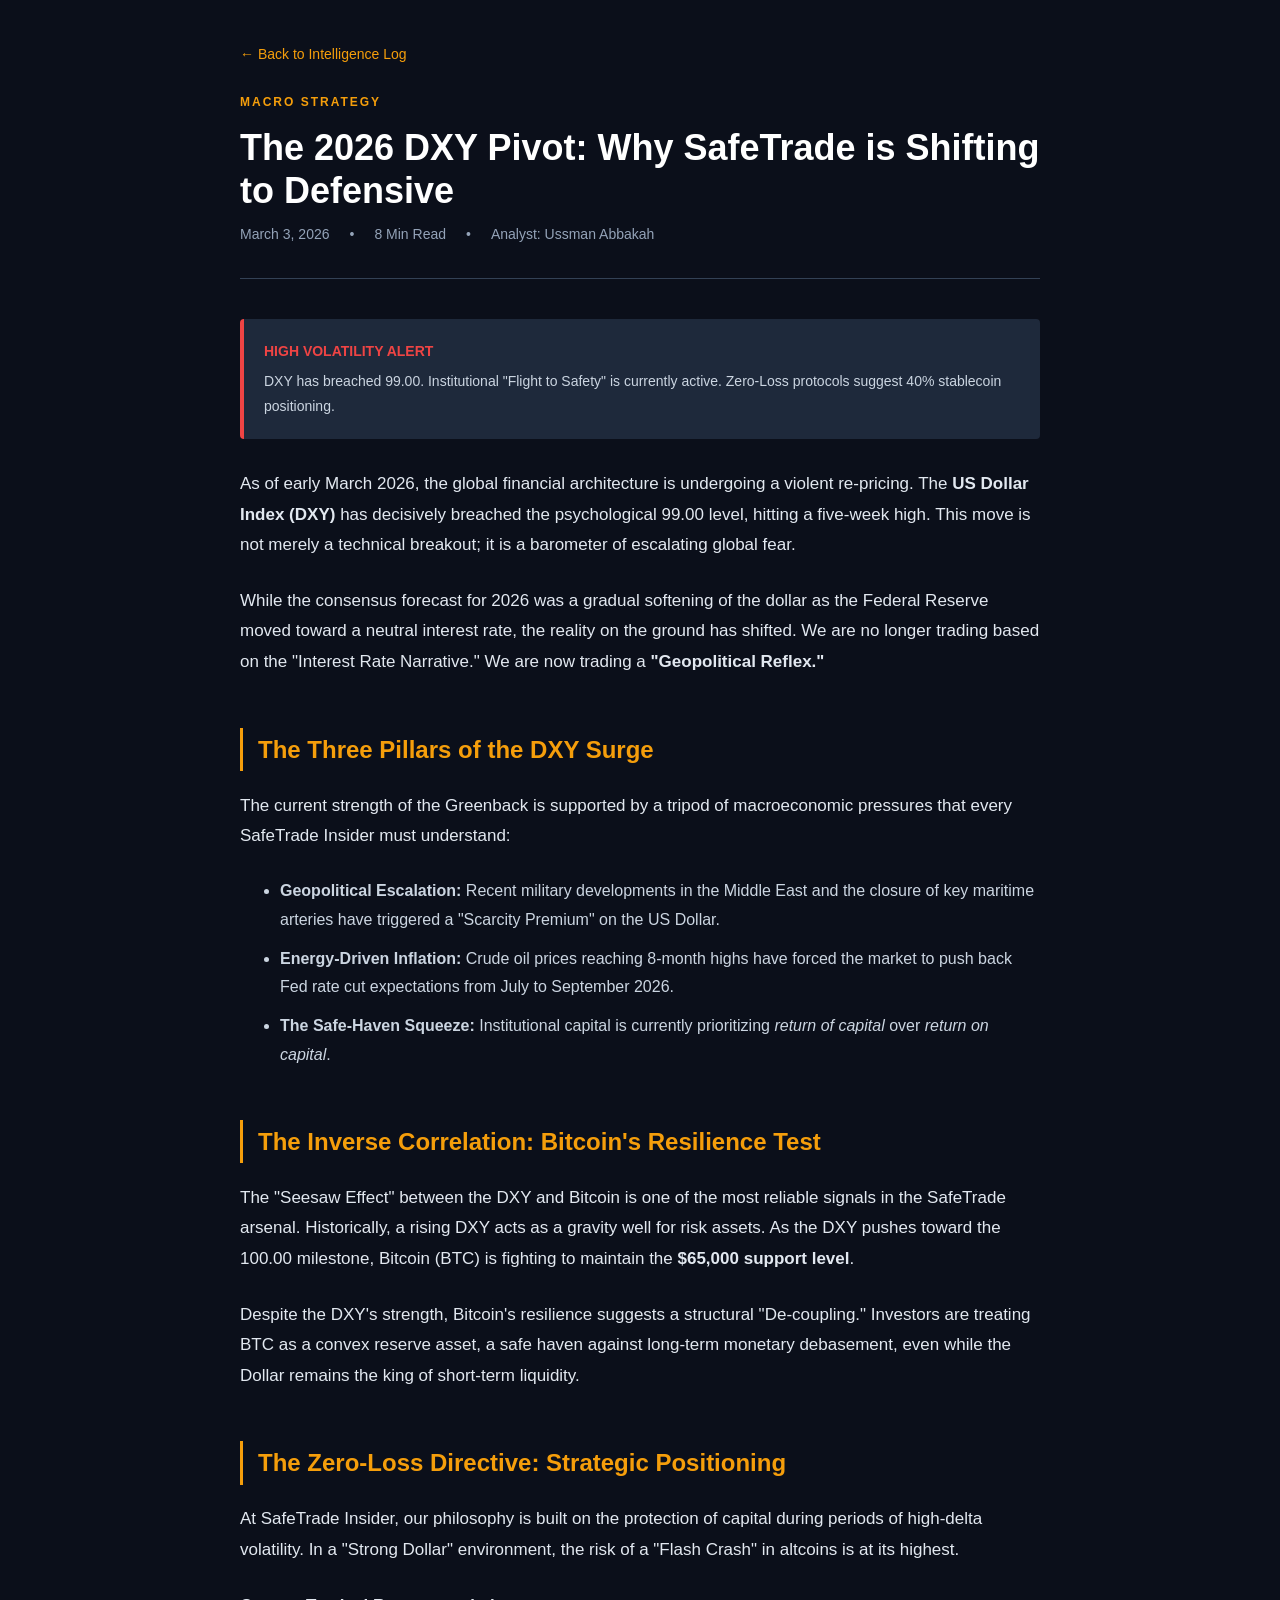
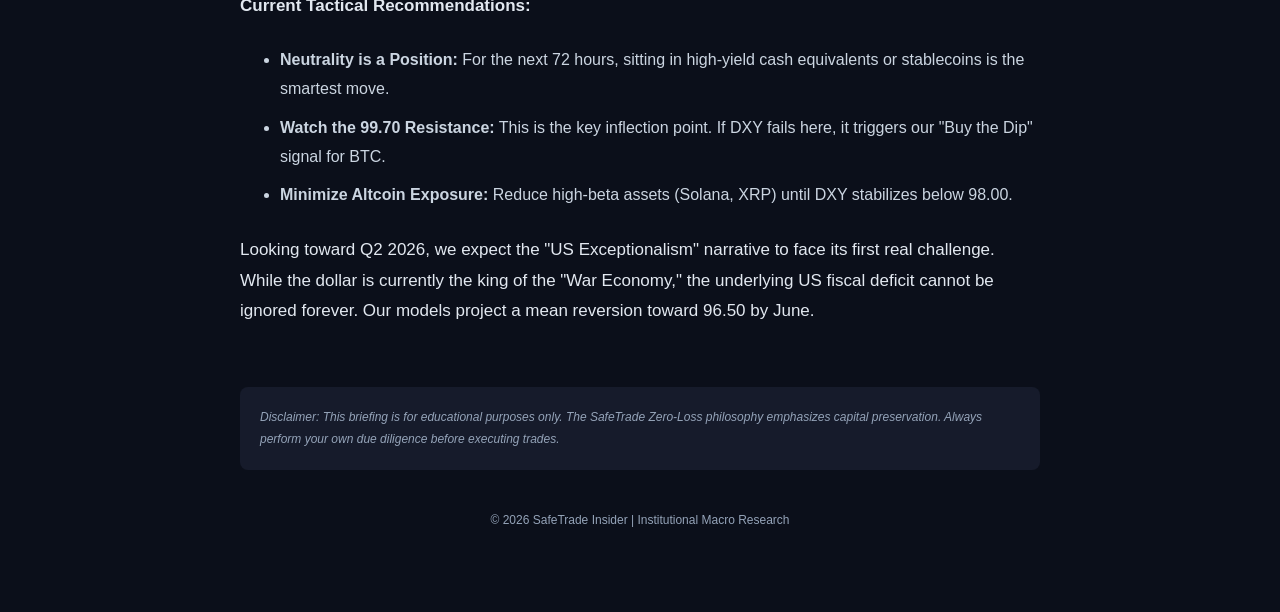
<file: posts/dxy-mar-03-2026.html>
<!DOCTYPE html>
<html lang="en">
<head>
    <meta charset="UTF-8">
    <meta name="viewport" content="width=device-width, initial-scale=1.0">
    <title>The 2026 DXY Pivot | SafeTrade Insider</title>
    <style>
        :root {
            --bg: #0b0f1a;
            --card-bg: #161b2b;
            --accent: #f59e0b;
            --text-main: #ffffff;
            --text-dim: #94a3b8;
            --border: #334155;
            --danger: #ef4444;
        }

        body {
            font-family: 'Inter', -apple-system, sans-serif;
            background-color: var(--bg);
            color: var(--text-main);
            line-height: 1.8;
            margin: 0;
            padding: 0;
        }

        .container { max-width: 800px; margin: 0 auto; padding: 40px 20px; }

        /* Article Header */
        .article-header { border-bottom: 1px solid var(--border); padding-bottom: 30px; margin-bottom: 40px; }
        .back-btn { color: var(--accent); text-decoration: none; font-size: 14px; display: inline-block; margin-bottom: 20px; }
        .category { text-transform: uppercase; letter-spacing: 2px; font-size: 12px; color: var(--accent); font-weight: bold; }
        h1 { font-size: 36px; line-height: 1.2; margin: 10px 0; }
        .meta { color: var(--text-dim); font-size: 14px; display: flex; gap: 20px; }

        /* Risk Sidebar Box */
        .risk-box {
            background: #1e293b;
            border-left: 4px solid var(--danger);
            padding: 20px;
            margin: 30px 0;
            border-radius: 4px;
        }
        .risk-box h4 { margin: 0; color: var(--danger); font-size: 14px; text-transform: uppercase; }

        /* Article Content */
        .content p { margin-bottom: 25px; font-size: 17px; color: #e2e8f0; }
        .content h2 { color: var(--accent); margin-top: 50px; font-size: 24px; border-left: 3px solid var(--accent); padding-left: 15px; }
        .content ul { margin-bottom: 25px; }
        .content li { margin-bottom: 10px; color: #cbd5e1; }

        /* Disclaimer */
        .disclaimer { font-size: 12px; color: var(--text-dim); background: var(--card-bg); padding: 20px; border-radius: 8px; margin-top: 60px; font-style: italic; }
        
        footer { text-align: center; padding: 40px; color: var(--text-dim); font-size: 12px; }
    </style>
</head>
<body>

<div class="container">
    <a href="../intelligence-log.html" class="back-btn">← Back to Intelligence Log</a>
    
    <div class="article-header">
        <span class="category">Macro Strategy</span>
        <h1>The 2026 DXY Pivot: Why SafeTrade is Shifting to Defensive</h1>
        <div class="meta">
            <span>March 3, 2026</span>
            <span>•</span>
            <span>8 Min Read</span>
            <span>•</span>
            <span>Analyst: Ussman Abbakah</span>
        </div>
    </div>

    <div class="risk-box">
        <h4>High Volatility Alert</h4>
        <p style="margin: 5px 0 0 0; font-size: 14px; color: #cbd5e1;">DXY has breached 99.00. Institutional "Flight to Safety" is currently active. Zero-Loss protocols suggest 40% stablecoin positioning.</p>
    </div>

    <div class="content">
        <p>As of early March 2026, the global financial architecture is undergoing a violent re-pricing. The <strong>US Dollar Index (DXY)</strong> has decisively breached the psychological 99.00 level, hitting a five-week high. This move is not merely a technical breakout; it is a barometer of escalating global fear.</p>

        <p>While the consensus forecast for 2026 was a gradual softening of the dollar as the Federal Reserve moved toward a neutral interest rate, the reality on the ground has shifted. We are no longer trading based on the "Interest Rate Narrative." We are now trading a <strong>"Geopolitical Reflex."</strong></p>

        <h2>The Three Pillars of the DXY Surge</h2>
        <p>The current strength of the Greenback is supported by a tripod of macroeconomic pressures that every SafeTrade Insider must understand:</p>
        
        <ul>
            <li><strong>Geopolitical Escalation:</strong> Recent military developments in the Middle East and the closure of key maritime arteries have triggered a "Scarcity Premium" on the US Dollar.</li>
            <li><strong>Energy-Driven Inflation:</strong> Crude oil prices reaching 8-month highs have forced the market to push back Fed rate cut expectations from July to September 2026.</li>
            <li><strong>The Safe-Haven Squeeze:</strong> Institutional capital is currently prioritizing <em>return of capital</em> over <em>return on capital</em>.</li>
        </ul>

        <h2>The Inverse Correlation: Bitcoin's Resilience Test</h2>
        <p>The "Seesaw Effect" between the DXY and Bitcoin is one of the most reliable signals in the SafeTrade arsenal. Historically, a rising DXY acts as a gravity well for risk assets. As the DXY pushes toward the 100.00 milestone, Bitcoin (BTC) is fighting to maintain the <strong>$65,000 support level</strong>.</p>

        <p>Despite the DXY's strength, Bitcoin's resilience suggests a structural "De-coupling." Investors are treating BTC as a convex reserve asset, a safe haven against long-term monetary debasement, even while the Dollar remains the king of short-term liquidity.</p>

        <h2>The Zero-Loss Directive: Strategic Positioning</h2>
        <p>At SafeTrade Insider, our philosophy is built on the protection of capital during periods of high-delta volatility. In a "Strong Dollar" environment, the risk of a "Flash Crash" in altcoins is at its highest.</p>

        <p><strong>Current Tactical Recommendations:</strong></p>
        <ul>
            <li><strong>Neutrality is a Position:</strong> For the next 72 hours, sitting in high-yield cash equivalents or stablecoins is the smartest move.</li>
            <li><strong>Watch the 99.70 Resistance:</strong> This is the key inflection point. If DXY fails here, it triggers our "Buy the Dip" signal for BTC.</li>
            <li><strong>Minimize Altcoin Exposure:</strong> Reduce high-beta assets (Solana, XRP) until DXY stabilizes below 98.00.</li>
        </ul>

        <p>Looking toward Q2 2026, we expect the "US Exceptionalism" narrative to face its first real challenge. While the dollar is currently the king of the "War Economy," the underlying US fiscal deficit cannot be ignored forever. Our models project a mean reversion toward 96.50 by June.</p>
    </div>

    <div class="disclaimer">
        Disclaimer: This briefing is for educational purposes only. The SafeTrade Zero-Loss philosophy emphasizes capital preservation. Always perform your own due diligence before executing trades.
    </div>

    <footer>
        &copy; 2026 SafeTrade Insider | Institutional Macro Research
    </footer>
</div>

</body>
</html>
</file>
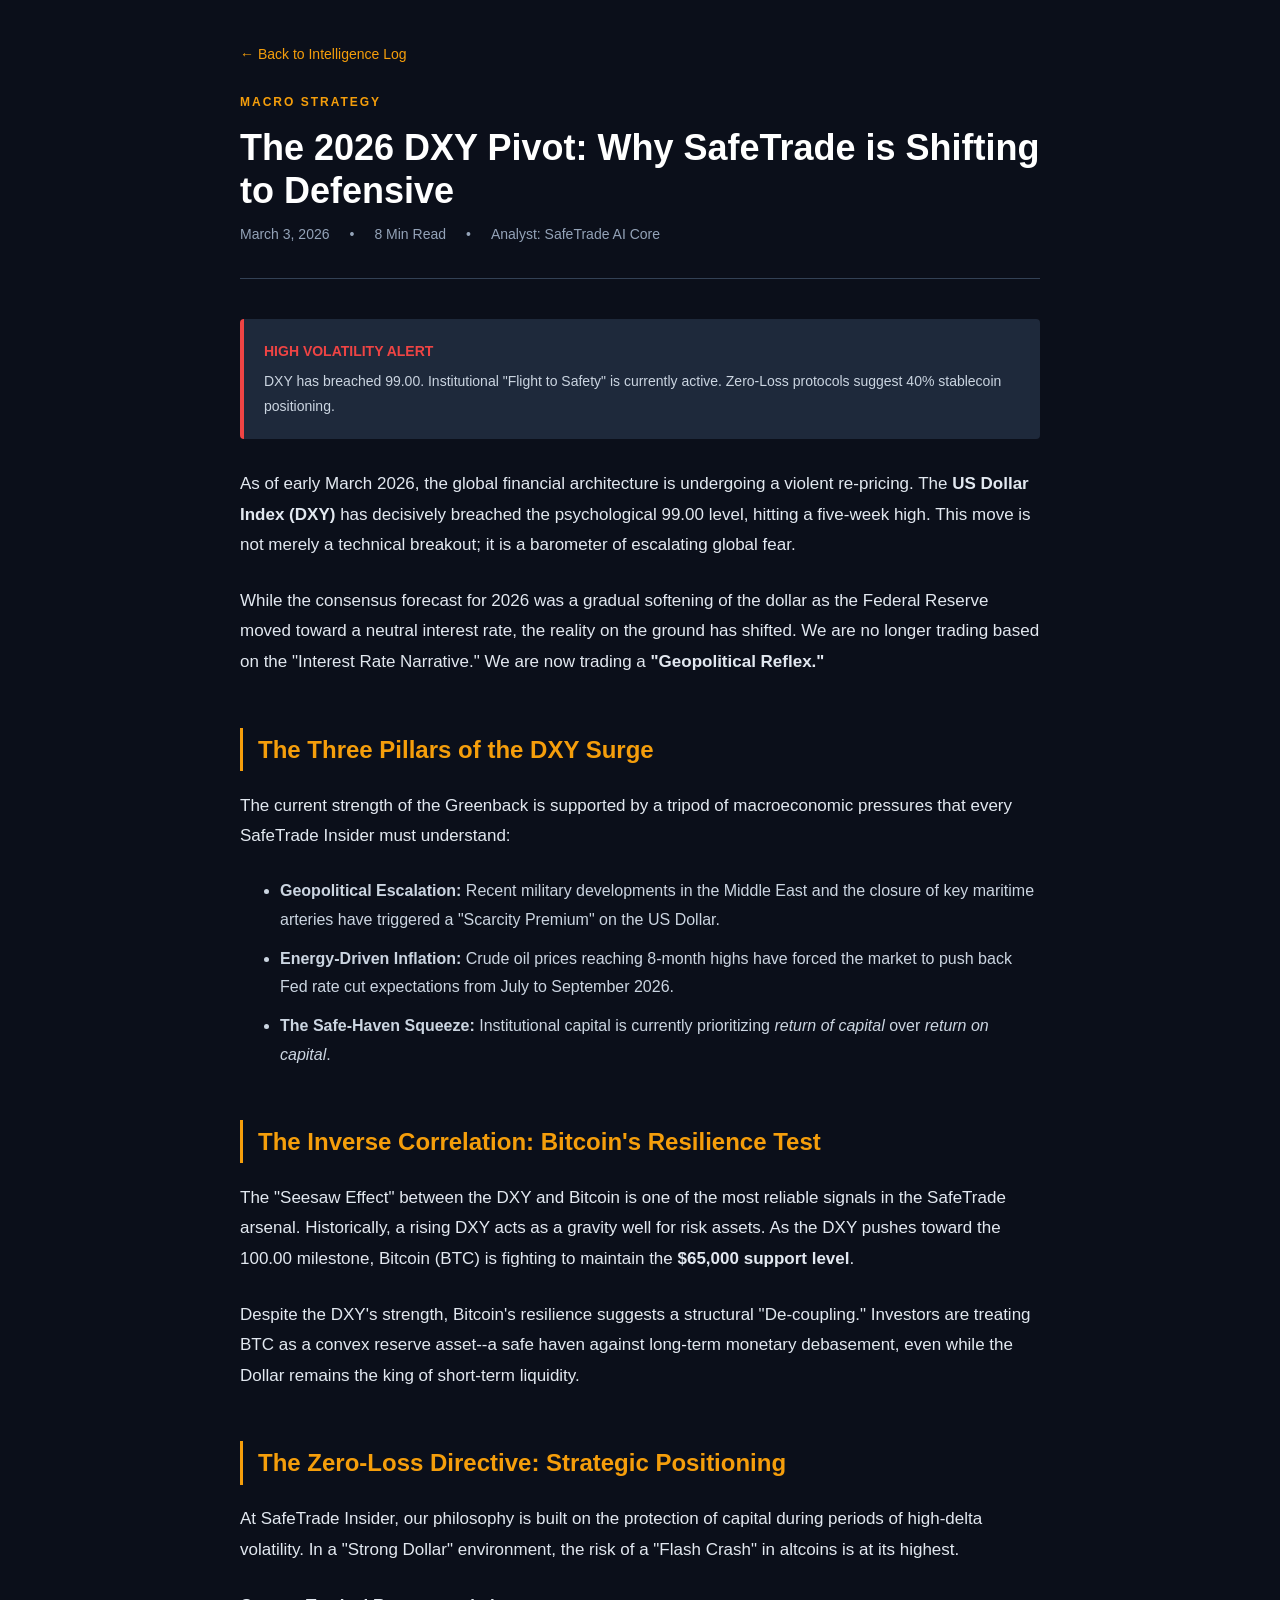
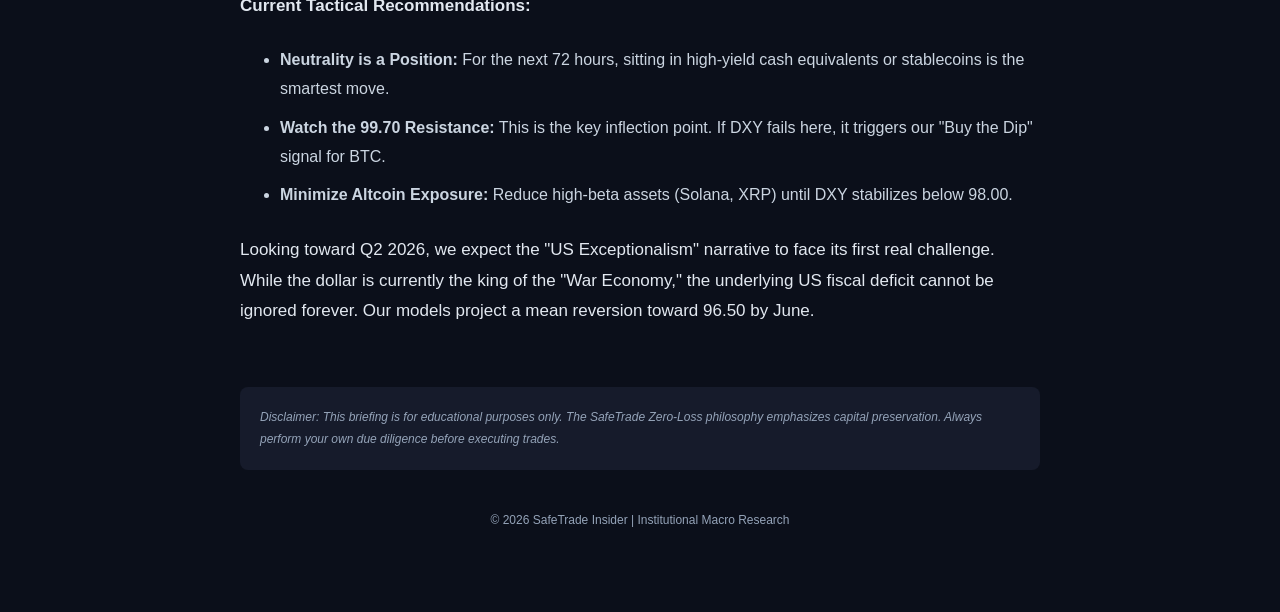
<file: posts/dxy-pivot-2026.html>
<!DOCTYPE html>
<html lang="en">
<head>
    <meta charset="UTF-8">
    <meta name="viewport" content="width=device-width, initial-scale=1.0">
    <title>The 2026 DXY Pivot | SafeTrade Insider</title>
    <style>
        :root {
            --bg: #0b0f1a;
            --card-bg: #161b2b;
            --accent: #f59e0b;
            --text-main: #ffffff;
            --text-dim: #94a3b8;
            --border: #334155;
            --danger: #ef4444;
        }

        body {
            font-family: 'Inter', -apple-system, sans-serif;
            background-color: var(--bg);
            color: var(--text-main);
            line-height: 1.8;
            margin: 0;
            padding: 0;
        }

        .container { max-width: 800px; margin: 0 auto; padding: 40px 20px; }

        /* Article Header */
        .article-header { border-bottom: 1px solid var(--border); padding-bottom: 30px; margin-bottom: 40px; }
        .back-btn { color: var(--accent); text-decoration: none; font-size: 14px; display: inline-block; margin-bottom: 20px; }
        .category { text-transform: uppercase; letter-spacing: 2px; font-size: 12px; color: var(--accent); font-weight: bold; }
        h1 { font-size: 36px; line-height: 1.2; margin: 10px 0; }
        .meta { color: var(--text-dim); font-size: 14px; display: flex; gap: 20px; }

        /* Risk Sidebar Box */
        .risk-box {
            background: #1e293b;
            border-left: 4px solid var(--danger);
            padding: 20px;
            margin: 30px 0;
            border-radius: 4px;
        }
        .risk-box h4 { margin: 0; color: var(--danger); font-size: 14px; text-transform: uppercase; }

        /* Article Content */
        .content p { margin-bottom: 25px; font-size: 17px; color: #e2e8f0; }
        .content h2 { color: var(--accent); margin-top: 50px; font-size: 24px; border-left: 3px solid var(--accent); padding-left: 15px; }
        .content ul { margin-bottom: 25px; }
        .content li { margin-bottom: 10px; color: #cbd5e1; }

        /* Disclaimer */
        .disclaimer { font-size: 12px; color: var(--text-dim); background: var(--card-bg); padding: 20px; border-radius: 8px; margin-top: 60px; font-style: italic; }
        
        footer { text-align: center; padding: 40px; color: var(--text-dim); font-size: 12px; }
    </style>
</head>
<body>

<div class="container">
    <a href="../intelligence-log.html" class="back-btn">← Back to Intelligence Log</a>
    
    <div class="article-header">
        <span class="category">Macro Strategy</span>
        <h1>The 2026 DXY Pivot: Why SafeTrade is Shifting to Defensive</h1>
        <div class="meta">
            <span>March 3, 2026</span>
            <span>•</span>
            <span>8 Min Read</span>
            <span>•</span>
            <span>Analyst: SafeTrade AI Core</span>
        </div>
    </div>

    <div class="risk-box">
        <h4>High Volatility Alert</h4>
        <p style="margin: 5px 0 0 0; font-size: 14px; color: #cbd5e1;">DXY has breached 99.00. Institutional "Flight to Safety" is currently active. Zero-Loss protocols suggest 40% stablecoin positioning.</p>
    </div>

    <div class="content">
        <p>As of early March 2026, the global financial architecture is undergoing a violent re-pricing. The <strong>US Dollar Index (DXY)</strong> has decisively breached the psychological 99.00 level, hitting a five-week high. This move is not merely a technical breakout; it is a barometer of escalating global fear.</p>

        <p>While the consensus forecast for 2026 was a gradual softening of the dollar as the Federal Reserve moved toward a neutral interest rate, the reality on the ground has shifted. We are no longer trading based on the "Interest Rate Narrative." We are now trading a <strong>"Geopolitical Reflex."</strong></p>

        <h2>The Three Pillars of the DXY Surge</h2>
        <p>The current strength of the Greenback is supported by a tripod of macroeconomic pressures that every SafeTrade Insider must understand:</p>
        
        <ul>
            <li><strong>Geopolitical Escalation:</strong> Recent military developments in the Middle East and the closure of key maritime arteries have triggered a "Scarcity Premium" on the US Dollar.</li>
            <li><strong>Energy-Driven Inflation:</strong> Crude oil prices reaching 8-month highs have forced the market to push back Fed rate cut expectations from July to September 2026.</li>
            <li><strong>The Safe-Haven Squeeze:</strong> Institutional capital is currently prioritizing <em>return of capital</em> over <em>return on capital</em>.</li>
        </ul>

        <h2>The Inverse Correlation: Bitcoin's Resilience Test</h2>
        <p>The "Seesaw Effect" between the DXY and Bitcoin is one of the most reliable signals in the SafeTrade arsenal. Historically, a rising DXY acts as a gravity well for risk assets. As the DXY pushes toward the 100.00 milestone, Bitcoin (BTC) is fighting to maintain the <strong>$65,000 support level</strong>.</p>

        <p>Despite the DXY's strength, Bitcoin's resilience suggests a structural "De-coupling." Investors are treating BTC as a convex reserve asset--a safe haven against long-term monetary debasement, even while the Dollar remains the king of short-term liquidity.</p>

        <h2>The Zero-Loss Directive: Strategic Positioning</h2>
        <p>At SafeTrade Insider, our philosophy is built on the protection of capital during periods of high-delta volatility. In a "Strong Dollar" environment, the risk of a "Flash Crash" in altcoins is at its highest.</p>

        <p><strong>Current Tactical Recommendations:</strong></p>
        <ul>
            <li><strong>Neutrality is a Position:</strong> For the next 72 hours, sitting in high-yield cash equivalents or stablecoins is the smartest move.</li>
            <li><strong>Watch the 99.70 Resistance:</strong> This is the key inflection point. If DXY fails here, it triggers our "Buy the Dip" signal for BTC.</li>
            <li><strong>Minimize Altcoin Exposure:</strong> Reduce high-beta assets (Solana, XRP) until DXY stabilizes below 98.00.</li>
        </ul>

        <p>Looking toward Q2 2026, we expect the "US Exceptionalism" narrative to face its first real challenge. While the dollar is currently the king of the "War Economy," the underlying US fiscal deficit cannot be ignored forever. Our models project a mean reversion toward 96.50 by June.</p>
    </div>

    <div class="disclaimer">
        Disclaimer: This briefing is for educational purposes only. The SafeTrade Zero-Loss philosophy emphasizes capital preservation. Always perform your own due diligence before executing trades.
    </div>

    <footer>
        &copy; 2026 SafeTrade Insider | Institutional Macro Research
    </footer>
</div>

</body>
  </html>
</file>
